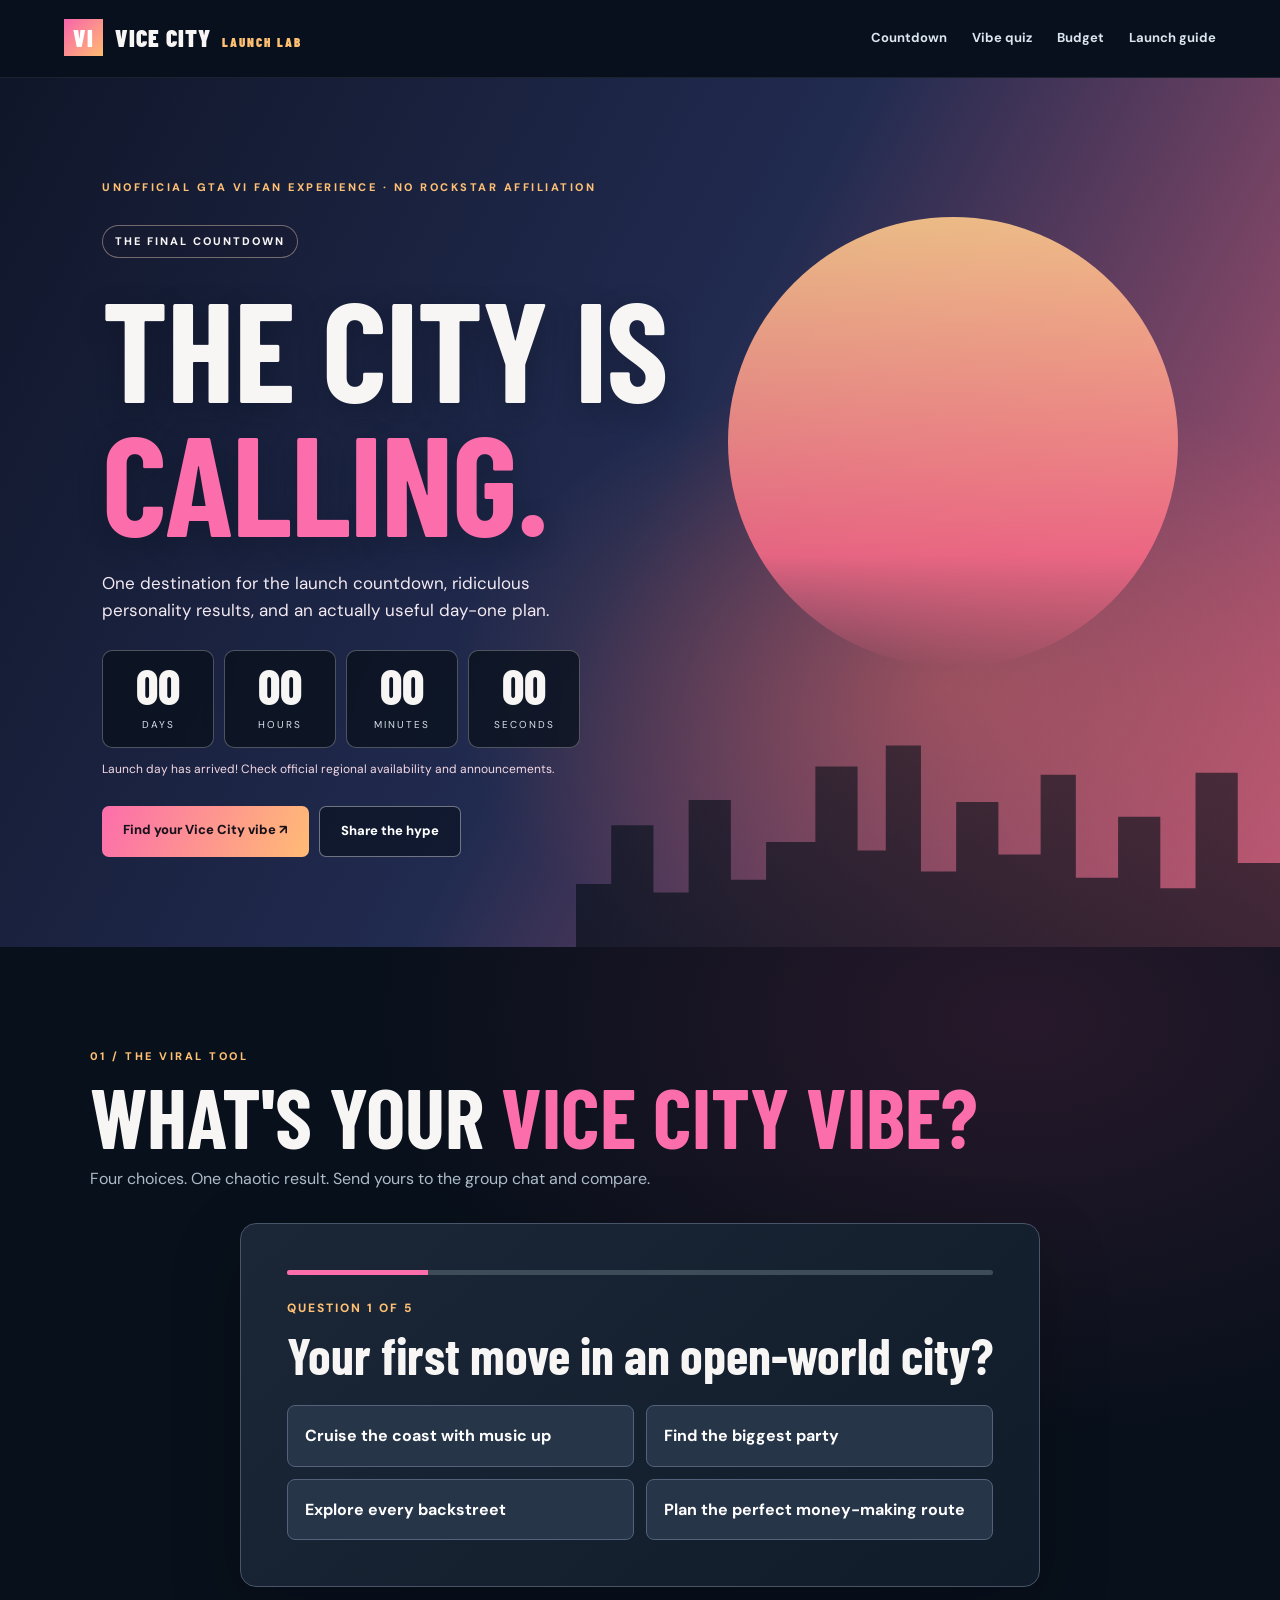
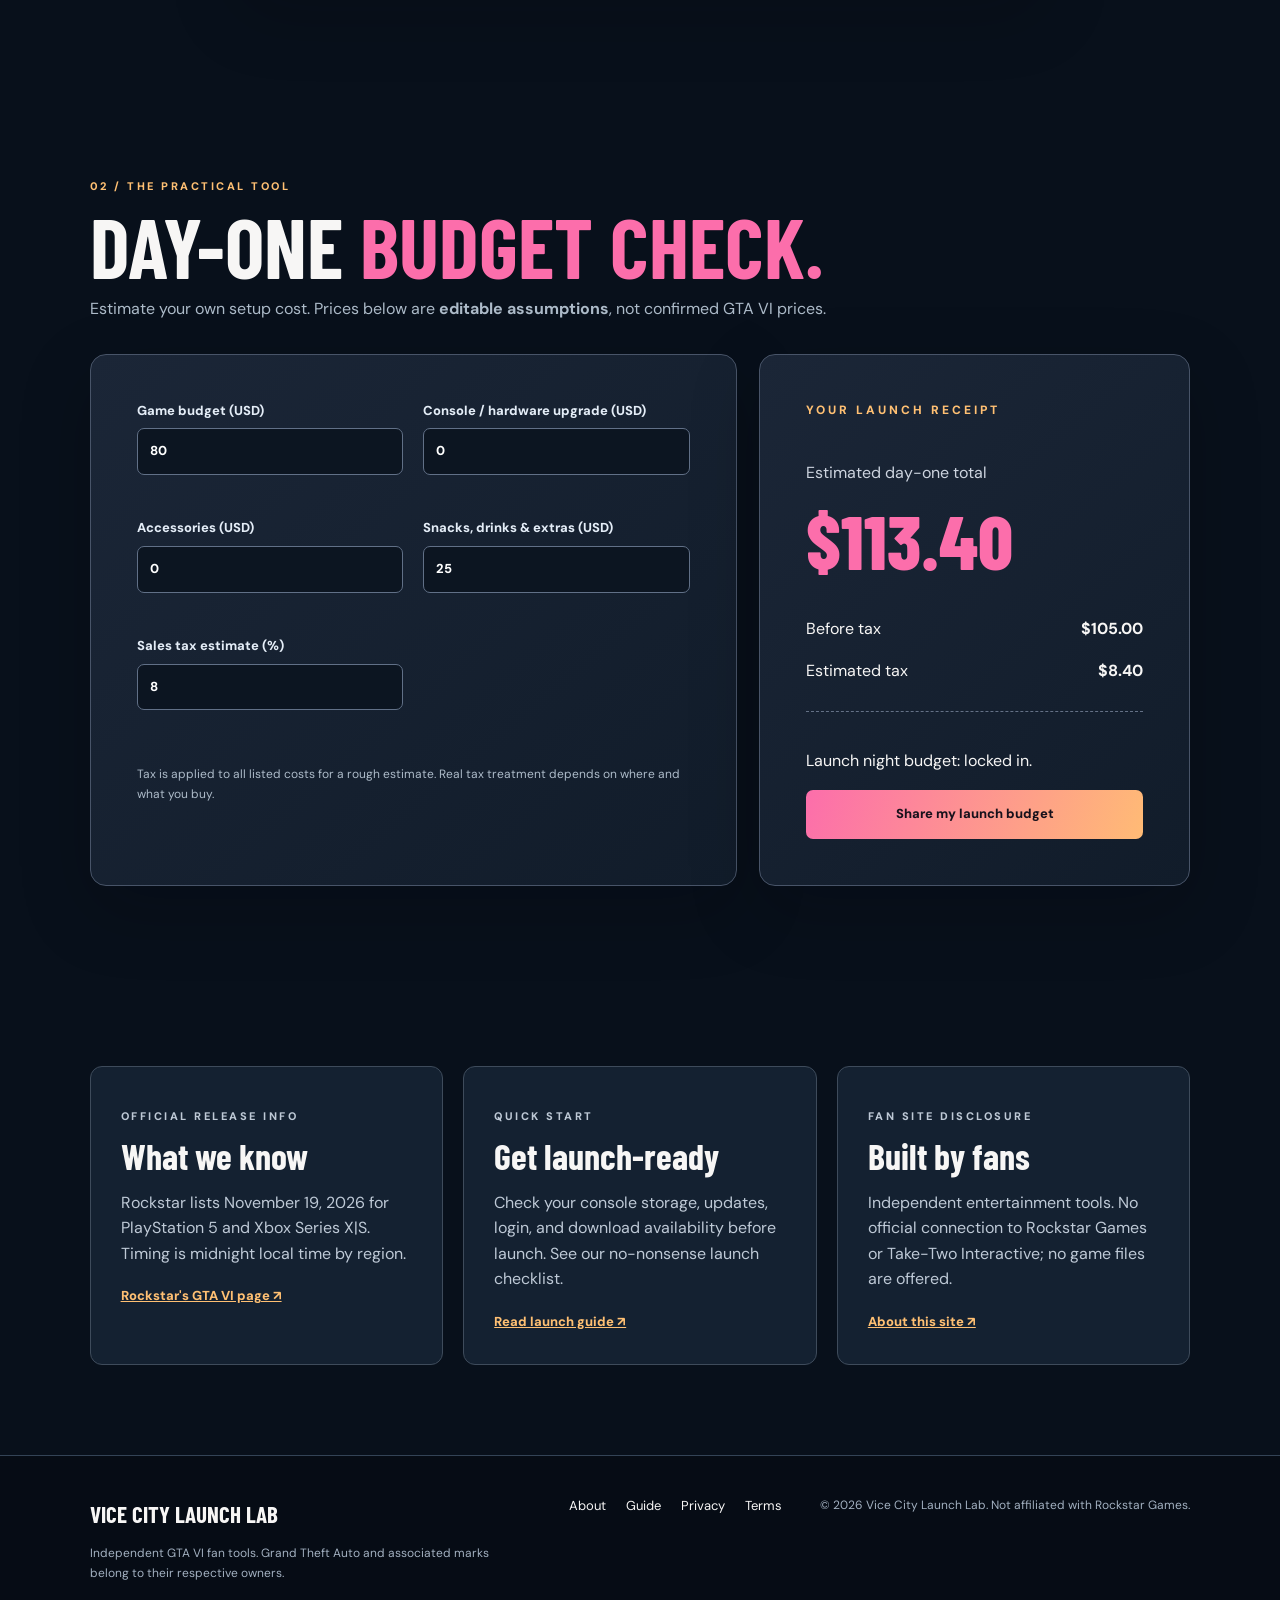
<file: index.html>
<!doctype html><html lang="en"><head><meta charset="utf-8"><meta name="viewport" content="width=device-width,initial-scale=1"><meta name="theme-color" content="#09111d"><meta name="description" content="Unofficial GTA VI fan hub: launch countdown, shareable Vice City vibe quiz, and day-one budget planner."><title>Vice City Launch Lab | GTA VI Fan Tools</title><link rel="stylesheet" href="style.css"><link rel="canonical" href="https://YOUR-USERNAME.github.io/vicecity-launch-hub/"></head><body>
<header class="topbar"><a href="index.html" class="logo"><span class="mark">VI</span> VICE CITY <em>LAUNCH LAB</em></a><nav aria-label="Main navigation"><a href="#countdown">Countdown</a><a href="#quiz">Vibe quiz</a><a href="#budget">Budget</a><a href="guide.html">Launch guide</a></nav></header>
<main><section class="hero" id="countdown"><div class="sun"></div><div class="hero-inner"><p class="eyebrow">UNOFFICIAL GTA VI FAN EXPERIENCE · NO ROCKSTAR AFFILIATION</p><span class="pill">THE FINAL COUNTDOWN</span><h1>THE CITY IS<br><span>CALLING.</span></h1><p class="lead">One destination for the launch countdown, ridiculous personality results, and an actually useful day-one plan.</p><div class="timer" role="timer" aria-label="Time until launch"><div><b id="days">--</b><small>DAYS</small></div><div><b id="hours">--</b><small>HOURS</small></div><div><b id="minutes">--</b><small>MINUTES</small></div><div><b id="seconds">--</b><small>SECONDS</small></div></div><p class="launch-note" id="launch-note">Scheduled launch: November 19, 2026 · Midnight local time · PS5 / Xbox Series X|S</p><div class="buttons"><a class="btn primary" href="#quiz">Find your Vice City vibe ↗</a><button class="btn ghost" id="share-site">Share the hype</button></div></div><div class="skyline" aria-hidden="true"></div></section>
<section class="section section-quiz" id="quiz"><div class="section-head"><p class="eyebrow">01 / THE VIRAL TOOL</p><h2>WHAT'S YOUR <span>VICE CITY VIBE?</span></h2><p>Four choices. One chaotic result. Send yours to the group chat and compare.</p></div><div class="panel"><div id="quiz-form"><div class="progress"><div id="progress-fill"></div></div><p class="step-label" id="step-label">QUESTION 1 OF 5</p><h3 id="question"></h3><div id="answers" class="answers"></div></div><div id="quiz-result" hidden><p class="eyebrow">YOUR UNOFFICIAL VICE CITY VIBE</p><div class="result-icon" id="result-icon"></div><h3 id="result-title"></h3><p id="result-desc"></p><p class="result-badge" id="result-tag"></p><div class="buttons"><button class="btn primary" id="share-result">Share my result</button><button class="btn ghost" id="restart">Retake quiz</button></div></div></div></section>
<section class="section budget-section" id="budget"><div class="section-head"><p class="eyebrow">02 / THE PRACTICAL TOOL</p><h2>DAY-ONE <span>BUDGET CHECK.</span></h2><p>Estimate your own setup cost. Prices below are <strong>editable assumptions</strong>, not confirmed GTA VI prices.</p></div><div class="budget-grid"><form class="panel budget-form" onsubmit="return false"><label>Game budget (USD)<input id="game-cost" type="number" min="0" max="5000" step="1" value="80"></label><label>Console / hardware upgrade (USD)<input id="hardware-cost" type="number" min="0" max="10000" step="1" value="0"></label><label>Accessories (USD)<input id="accessory-cost" type="number" min="0" max="5000" step="1" value="0"></label><label>Snacks, drinks & extras (USD)<input id="extra-cost" type="number" min="0" max="5000" step="1" value="25"></label><label>Sales tax estimate (%)<input id="tax-rate" type="number" min="0" max="30" step="0.1" value="8"></label><p class="muted tiny">Tax is applied to all listed costs for a rough estimate. Real tax treatment depends on where and what you buy.</p></form><div class="panel receipt"><span class="receipt-top">YOUR LAUNCH RECEIPT</span><p class="receipt-label">Estimated day-one total</p><div class="total" id="grand-total">$113.40</div><div class="receipt-line"><span>Before tax</span><strong id="subtotal">$105.00</strong></div><div class="receipt-line"><span>Estimated tax</span><strong id="tax">$8.40</strong></div><div class="receipt-divider"></div><p id="budget-tip">Ready to make it a launch night.</p><button class="btn primary wide" id="share-budget">Share my launch budget</button></div></div></section>
<section class="section info-section"><div class="info-grid"><article class="info-card"><p class="eyebrow">OFFICIAL RELEASE INFO</p><h3>What we know</h3><p>Rockstar lists November 19, 2026 for PlayStation 5 and Xbox Series X|S. Timing is midnight local time by region.</p><a href="https://www.rockstargames.com/VI" target="_blank" rel="noopener noreferrer">Rockstar's GTA VI page ↗</a></article><article class="info-card"><p class="eyebrow">QUICK START</p><h3>Get launch-ready</h3><p>Check your console storage, updates, login, and download availability before launch. See our no-nonsense launch checklist.</p><a href="guide.html">Read launch guide ↗</a></article><article class="info-card"><p class="eyebrow">FAN SITE DISCLOSURE</p><h3>Built by fans</h3><p>Independent entertainment tools. No official connection to Rockstar Games or Take-Two Interactive; no game files are offered.</p><a href="about.html">About this site ↗</a></article></div></section></main>
<footer><div><strong>VICE CITY LAUNCH LAB</strong><p>Independent GTA VI fan tools. Grand Theft Auto and associated marks belong to their respective owners.</p></div><div class="footer-links"><a href="about.html">About</a><a href="guide.html">Guide</a><a href="privacy.html">Privacy</a><a href="terms.html">Terms</a></div><small>© <span id="year"></span> Vice City Launch Lab. Not affiliated with Rockstar Games.</small></footer><script src="app.js" defer></script></body></html>
</file>
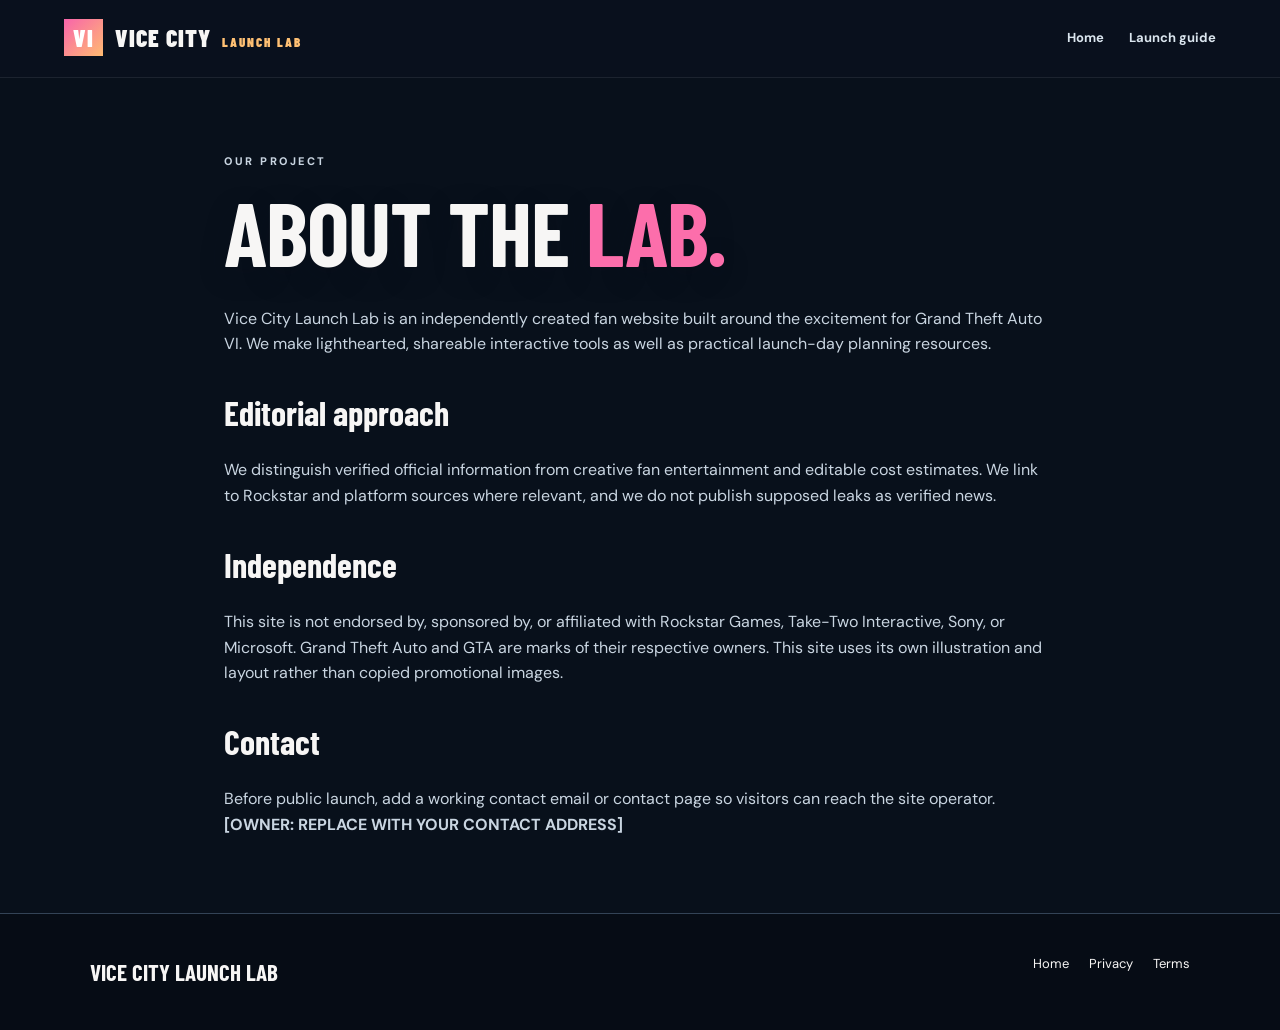
<file: about.html>
<!doctype html><html lang="en"><head><meta charset="utf-8"><meta name="viewport" content="width=device-width,initial-scale=1"><title>About | Vice City Launch Lab</title><link rel="stylesheet" href="style.css"></head><body><header class="topbar"><a class="logo" href="index.html"><span class="mark">VI</span> VICE CITY <em>LAUNCH LAB</em></a><nav><a href="index.html">Home</a><a href="guide.html">Launch guide</a></nav></header><main class="article"><p class="eyebrow">OUR PROJECT</p><h1>ABOUT THE <span>LAB.</span></h1><p>Vice City Launch Lab is an independently created fan website built around the excitement for Grand Theft Auto VI. We make lighthearted, shareable interactive tools as well as practical launch-day planning resources.</p><h2>Editorial approach</h2><p>We distinguish verified official information from creative fan entertainment and editable cost estimates. We link to Rockstar and platform sources where relevant, and we do not publish supposed leaks as verified news.</p><h2>Independence</h2><p>This site is not endorsed by, sponsored by, or affiliated with Rockstar Games, Take-Two Interactive, Sony, or Microsoft. Grand Theft Auto and GTA are marks of their respective owners. This site uses its own illustration and layout rather than copied promotional images.</p><h2>Contact</h2><p>Before public launch, add a working contact email or contact page so visitors can reach the site operator. <strong>[OWNER: REPLACE WITH YOUR CONTACT ADDRESS]</strong></p></main><footer><div><strong>VICE CITY LAUNCH LAB</strong></div><div class="footer-links"><a href="index.html">Home</a><a href="privacy.html">Privacy</a><a href="terms.html">Terms</a></div></footer></body></html>
</file>
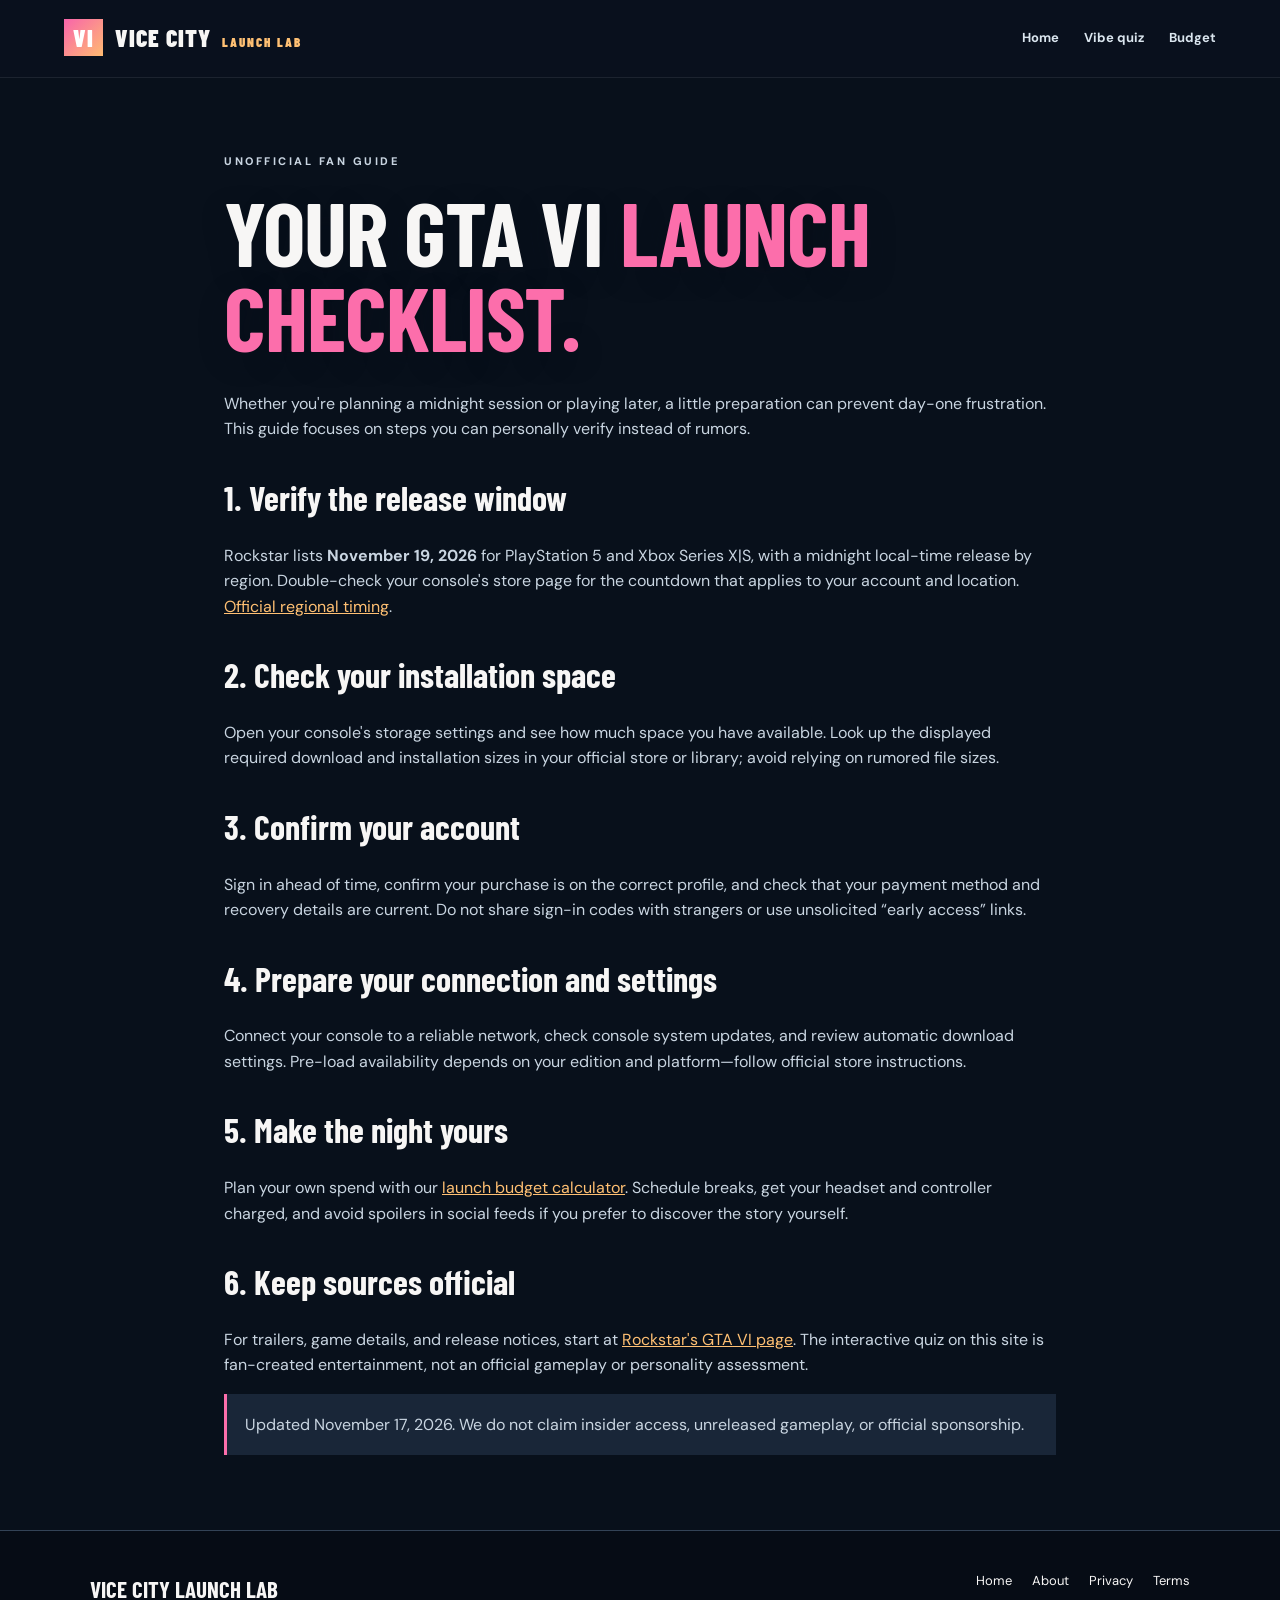
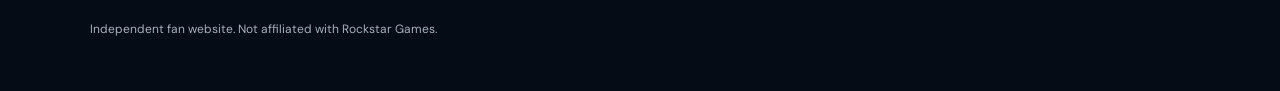
<file: guide.html>
<!doctype html><html lang="en"><head><meta charset="utf-8"><meta name="viewport" content="width=device-width,initial-scale=1"><meta name="description" content="GTA VI launch checklist: consoles, storage, account readiness, time zones, and planning your first night."><title>GTA VI Launch Day Checklist | Vice City Launch Lab</title><link rel="stylesheet" href="style.css"></head><body><header class="topbar"><a class="logo" href="index.html"><span class="mark">VI</span> VICE CITY <em>LAUNCH LAB</em></a><nav><a href="index.html">Home</a><a href="index.html#quiz">Vibe quiz</a><a href="index.html#budget">Budget</a></nav></header><main class="article"><p class="eyebrow">UNOFFICIAL FAN GUIDE</p><h1>YOUR GTA VI <span>LAUNCH CHECKLIST.</span></h1><p>Whether you're planning a midnight session or playing later, a little preparation can prevent day-one frustration. This guide focuses on steps you can personally verify instead of rumors.</p><h2>1. Verify the release window</h2><p>Rockstar lists <strong>November 19, 2026</strong> for PlayStation 5 and Xbox Series X|S, with a midnight local-time release by region. Double-check your console's store page for the countdown that applies to your account and location. <a href="https://support.rockstargames.com/articles/29jV3Cv2cCgvwM1XgtMO5o/grand-theft-auto-vi-regional-pre-load-and-release-times-on-playstation-5-and-xbox-series-x-or-s" target="_blank" rel="noopener">Official regional timing</a>.</p><h2>2. Check your installation space</h2><p>Open your console's storage settings and see how much space you have available. Look up the displayed required download and installation sizes in your official store or library; avoid relying on rumored file sizes.</p><h2>3. Confirm your account</h2><p>Sign in ahead of time, confirm your purchase is on the correct profile, and check that your payment method and recovery details are current. Do not share sign-in codes with strangers or use unsolicited “early access” links.</p><h2>4. Prepare your connection and settings</h2><p>Connect your console to a reliable network, check console system updates, and review automatic download settings. Pre-load availability depends on your edition and platform—follow official store instructions.</p><h2>5. Make the night yours</h2><p>Plan your own spend with our <a href="index.html#budget">launch budget calculator</a>. Schedule breaks, get your headset and controller charged, and avoid spoilers in social feeds if you prefer to discover the story yourself.</p><h2>6. Keep sources official</h2><p>For trailers, game details, and release notices, start at <a href="https://www.rockstargames.com/VI" target="_blank" rel="noopener">Rockstar's GTA VI page</a>. The interactive quiz on this site is fan-created entertainment, not an official gameplay or personality assessment.</p><p class="note">Updated November 17, 2026. We do not claim insider access, unreleased gameplay, or official sponsorship.</p></main><footer><div><strong>VICE CITY LAUNCH LAB</strong><p>Independent fan website. Not affiliated with Rockstar Games.</p></div><div class="footer-links"><a href="index.html">Home</a><a href="about.html">About</a><a href="privacy.html">Privacy</a><a href="terms.html">Terms</a></div></footer></body></html>
</file>
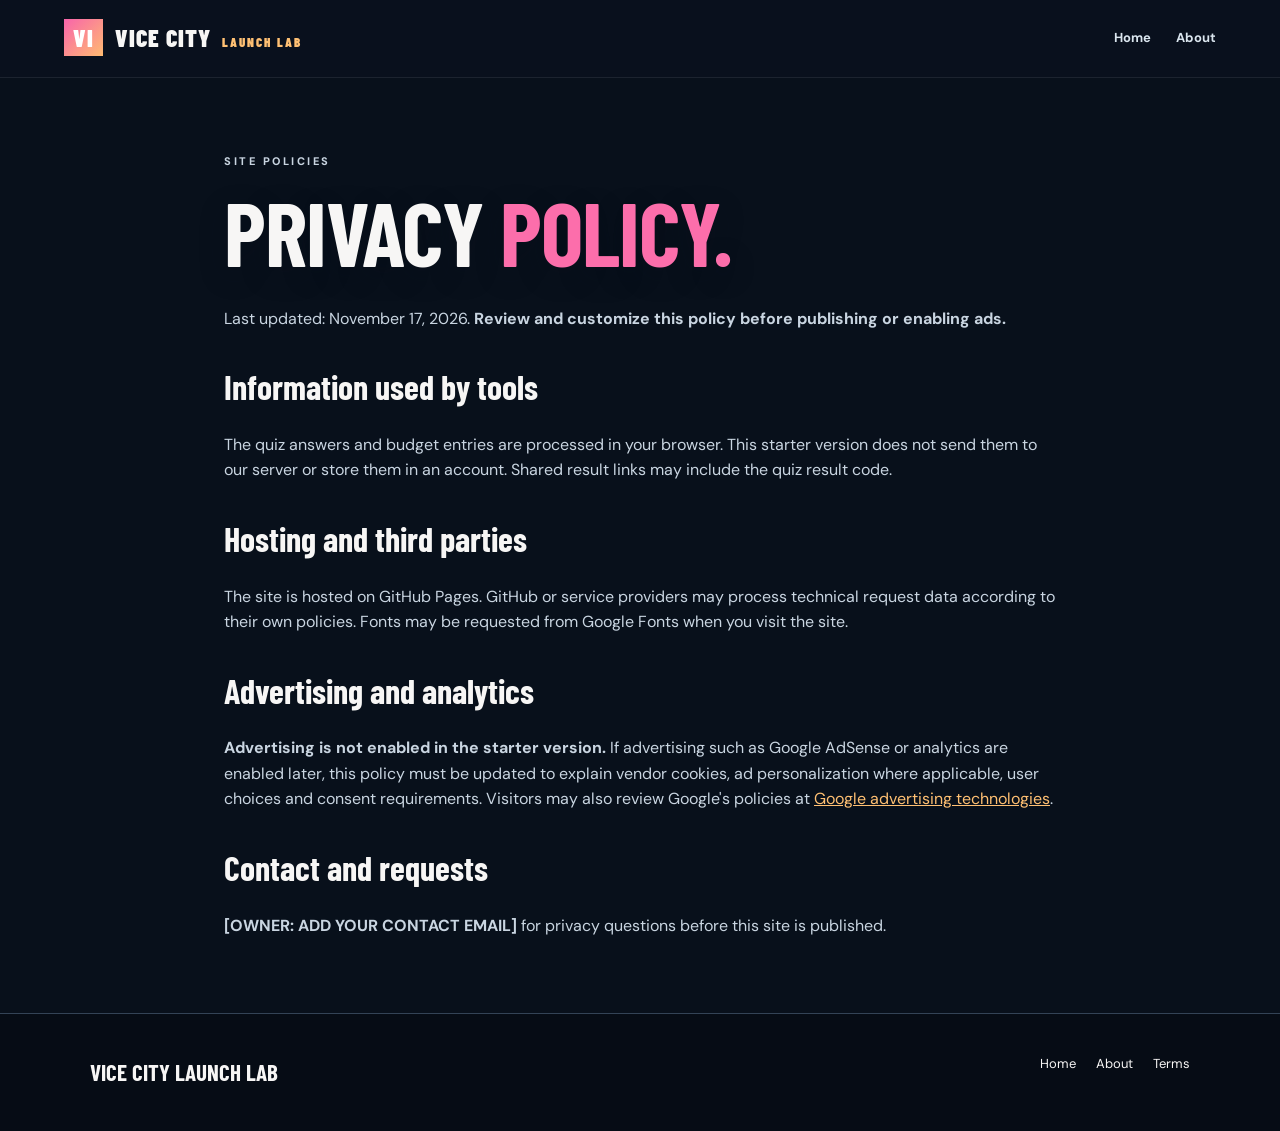
<file: privacy.html>
<!doctype html><html lang="en"><head><meta charset="utf-8"><meta name="viewport" content="width=device-width,initial-scale=1"><title>Privacy Policy | Vice City Launch Lab</title><link rel="stylesheet" href="style.css"></head><body><header class="topbar"><a class="logo" href="index.html"><span class="mark">VI</span> VICE CITY <em>LAUNCH LAB</em></a><nav><a href="index.html">Home</a><a href="about.html">About</a></nav></header><main class="article"><p class="eyebrow">SITE POLICIES</p><h1>PRIVACY <span>POLICY.</span></h1><p>Last updated: November 17, 2026. <strong>Review and customize this policy before publishing or enabling ads.</strong></p><h2>Information used by tools</h2><p>The quiz answers and budget entries are processed in your browser. This starter version does not send them to our server or store them in an account. Shared result links may include the quiz result code.</p><h2>Hosting and third parties</h2><p>The site is hosted on GitHub Pages. GitHub or service providers may process technical request data according to their own policies. Fonts may be requested from Google Fonts when you visit the site.</p><h2>Advertising and analytics</h2><p><strong>Advertising is not enabled in the starter version.</strong> If advertising such as Google AdSense or analytics are enabled later, this policy must be updated to explain vendor cookies, ad personalization where applicable, user choices and consent requirements. Visitors may also review Google's policies at <a href="https://policies.google.com/technologies/ads">Google advertising technologies</a>.</p><h2>Contact and requests</h2><p><strong>[OWNER: ADD YOUR CONTACT EMAIL]</strong> for privacy questions before this site is published.</p></main><footer><div><strong>VICE CITY LAUNCH LAB</strong></div><div class="footer-links"><a href="index.html">Home</a><a href="about.html">About</a><a href="terms.html">Terms</a></div></footer></body></html>
</file>
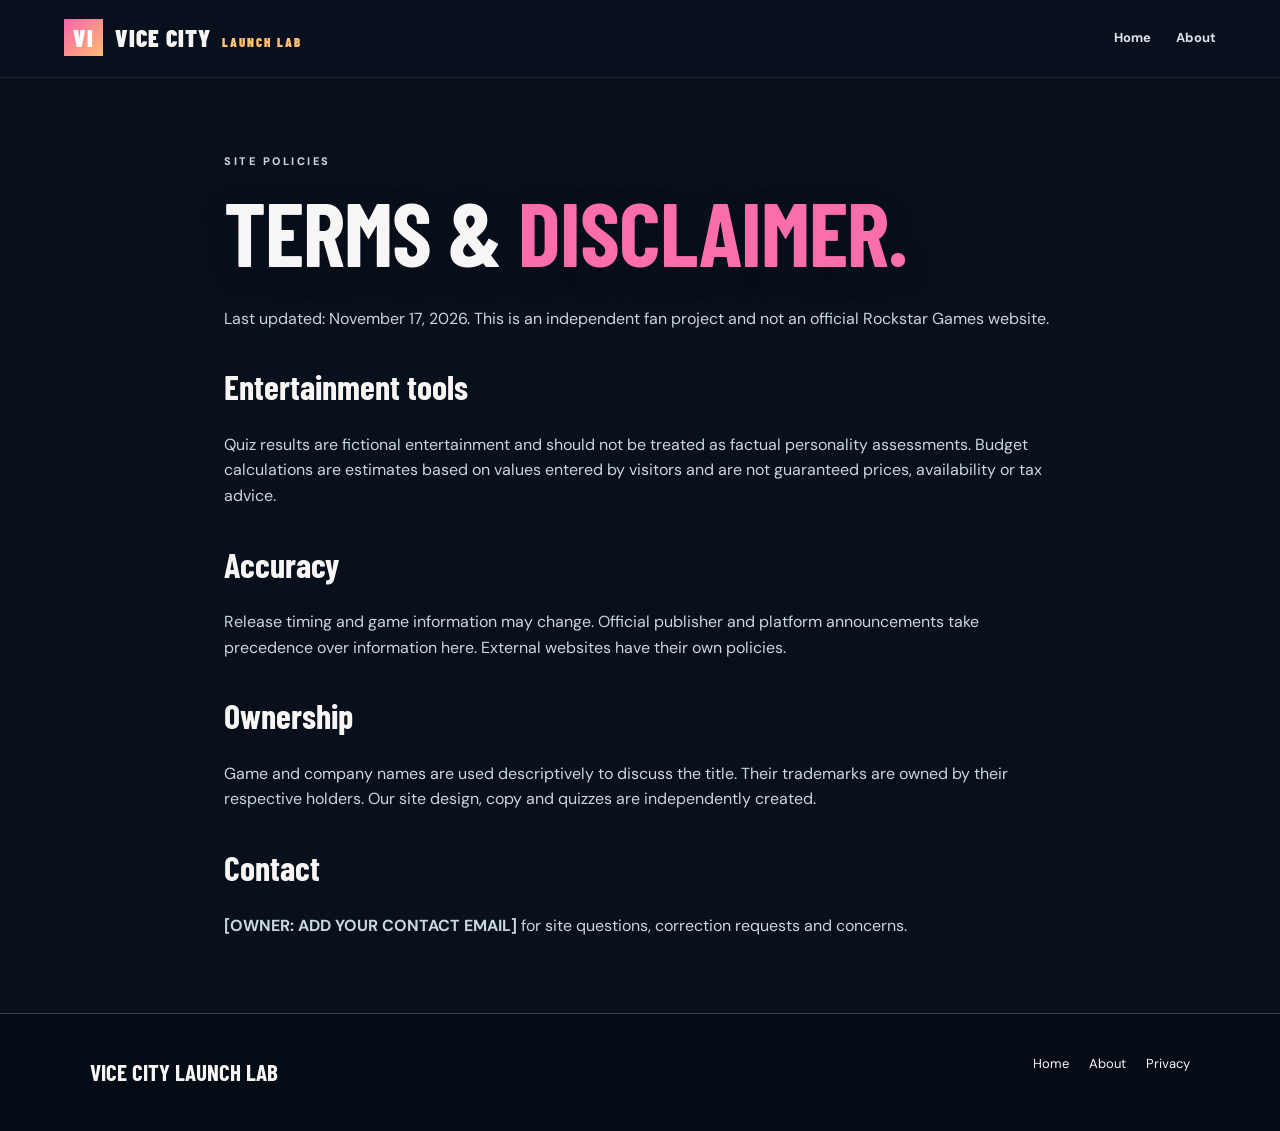
<file: terms.html>
<!doctype html><html lang="en"><head><meta charset="utf-8"><meta name="viewport" content="width=device-width,initial-scale=1"><title>Terms & Disclaimer | Vice City Launch Lab</title><link rel="stylesheet" href="style.css"></head><body><header class="topbar"><a class="logo" href="index.html"><span class="mark">VI</span> VICE CITY <em>LAUNCH LAB</em></a><nav><a href="index.html">Home</a><a href="about.html">About</a></nav></header><main class="article"><p class="eyebrow">SITE POLICIES</p><h1>TERMS & <span>DISCLAIMER.</span></h1><p>Last updated: November 17, 2026. This is an independent fan project and not an official Rockstar Games website.</p><h2>Entertainment tools</h2><p>Quiz results are fictional entertainment and should not be treated as factual personality assessments. Budget calculations are estimates based on values entered by visitors and are not guaranteed prices, availability or tax advice.</p><h2>Accuracy</h2><p>Release timing and game information may change. Official publisher and platform announcements take precedence over information here. External websites have their own policies.</p><h2>Ownership</h2><p>Game and company names are used descriptively to discuss the title. Their trademarks are owned by their respective holders. Our site design, copy and quizzes are independently created.</p><h2>Contact</h2><p><strong>[OWNER: ADD YOUR CONTACT EMAIL]</strong> for site questions, correction requests and concerns.</p></main><footer><div><strong>VICE CITY LAUNCH LAB</strong></div><div class="footer-links"><a href="index.html">Home</a><a href="about.html">About</a><a href="privacy.html">Privacy</a></div></footer></body></html>
</file>
<file: style.css>
@import url('https://fonts.googleapis.com/css2?family=Barlow+Condensed:wght@600;700;800;900&family=DM+Sans:wght@400;500;600;700;800&display=swap');
:root{--bg:#08101b;--card:#131e2c;--muted:#adbbc9;--line:#35445a;--pink:#fc6eab;--orange:#ffc073;--white:#f7f6f5}*{box-sizing:border-box}html{scroll-behavior:smooth}body{margin:0;background:var(--bg);color:var(--white);font:16px/1.6 'DM Sans',sans-serif}a{color:inherit}button,input{font:inherit}button{cursor:pointer}.topbar{height:78px;position:relative;z-index:4;background:#09111dee;display:flex;align-items:center;justify-content:space-between;padding:0 clamp(18px,5vw,80px);border-bottom:1px solid #ffffff14}.logo{font-family:'Barlow Condensed',sans-serif;font-size:24px;font-weight:900;letter-spacing:1px;text-decoration:none;white-space:nowrap}.logo em{font-size:13px;color:var(--orange);font-style:normal;margin-left:5px;letter-spacing:2px}.mark{color:#fff;background:linear-gradient(135deg,#f864ab,#ffbb71);padding:4px 9px;margin-right:6px}.topbar nav{display:flex;gap:25px}.topbar nav a{font-size:13px;font-weight:700;text-decoration:none;color:#dae5ee}.topbar nav a:hover,footer a:hover{color:var(--pink)}.hero{min-height:655px;position:relative;overflow:hidden;background:radial-gradient(ellipse at 74% 70%,#ff735b55 0%,transparent 37%),linear-gradient(118deg,#101629 0%,#212b50 50%,#bf5875 100%);display:flex;align-items:center;padding:90px clamp(22px,8vw,140px)}.hero-inner{max-width:820px;z-index:2}.eyebrow{font-size:11px;color:var(--orange);font-weight:800;letter-spacing:2.5px}.pill{display:inline-block;border:1px solid #ffe2c966;padding:7px 12px;border-radius:22px;font-size:11px;font-weight:800;letter-spacing:2px;margin-top:17px;background:#181b32aa}h1,h2,h3{font-family:'Barlow Condensed',sans-serif;line-height:.95}h1{font-size:clamp(68px,11vw,160px);margin:22px 0;text-shadow:0 8px 28px #08101b55;letter-spacing:-1px}h1 span,h2 span{color:var(--pink)}.lead{font-size:17px;max-width:520px;color:#f3eaf2}.sun{position:absolute;width:450px;height:450px;right:8%;top:16%;border-radius:50%;background:linear-gradient(180deg,#ffca8c,#f56a87 75%,transparent);filter:blur(.5px);opacity:.9}.skyline{position:absolute;bottom:-4px;right:0;width:55%;height:210px;opacity:.7;background:linear-gradient(to top,#07101a,#07101ad9);clip-path:polygon(0 100%,0 68%,5% 68%,5% 40%,11% 40%,11% 72%,16% 72%,16% 28%,22% 28%,22% 66%,27% 66%,27% 48%,34% 48%,34% 12%,40% 12%,40% 52%,44% 52%,44% 2%,49% 2%,49% 62%,54% 62%,54% 29%,60% 29%,60% 54%,66% 54%,66% 16%,71% 16%,71% 65%,77% 65%,77% 36%,83% 36%,83% 70%,88% 70%,88% 15%,94% 15%,94% 58%,100% 58%,100% 100%)}.timer{display:flex;gap:10px;margin:26px 0 10px}.timer>div{width:112px;padding:12px 8px;background:#09111dc7;border:1px solid #fff4;border-radius:10px;text-align:center;backdrop-filter:blur(5px)}.timer b{display:block;font:800 49px/.95 'Barlow Condensed',sans-serif}.timer small{font-size:10px;letter-spacing:2px;color:#dae3eb}.launch-note{font-size:12px;color:#f4d9e4}.buttons{display:flex;gap:10px;flex-wrap:wrap;margin-top:27px}.btn{display:inline-block;border-radius:7px;padding:14px 21px;border:1px solid #ffffff66;text-decoration:none;font-weight:800;font-size:13px;transition:transform .2s,filter .2s}.btn:hover{transform:translateY(-2px);filter:brightness(1.1)}.btn.primary{background:linear-gradient(110deg,#fc6eab,#ffbb75);color:#17111b;border:0}.btn.ghost{background:#08101b99;color:#fff}.section{padding:90px clamp(20px,7vw,115px);max-width:1450px;margin:auto}.section-head{margin-bottom:32px}.section-head h2{font-size:clamp(48px,6.5vw,90px);margin:10px 0}.section-head p:last-child{color:var(--muted);margin-top:8px}.section-quiz{background:radial-gradient(ellipse at 80% 10%,#a33b6a33,transparent 45%)}.panel{background:linear-gradient(140deg,#1b2637,#111c2a);border:1px solid #485468;border-radius:16px;padding:clamp(24px,4vw,46px);box-shadow:0 24px 70px #02060a35}.section-quiz .panel{max-width:800px;margin:auto;min-height:360px}.progress{height:5px;background:#3e4c5a;border-radius:10px;overflow:hidden}.progress div{height:100%;background:var(--pink);width:20%;transition:width .3s}.step-label{font-size:12px;color:var(--orange);font-weight:800;letter-spacing:2px;margin-top:24px}.panel h3{font-size:clamp(34px,4vw,56px);margin:12px 0 26px}.answers{display:grid;grid-template-columns:1fr 1fr;gap:12px}.answer{background:#273549;border:1px solid #53627a;border-radius:8px;padding:17px;text-align:left;color:white;font-weight:700}.answer:hover,.answer:focus{background:#49394e;border-color:var(--pink)}#quiz-result{text-align:center}.result-icon{font-size:56px}#result-desc{max-width:500px;margin:auto;color:var(--muted)}.result-badge{display:inline-block;color:var(--orange);border:1px solid #ad8b57;border-radius:20px;padding:6px 15px;font-size:12px;font-weight:800;letter-spacing:1px}#quiz-result .buttons{justify-content:center}.budget-grid{display:grid;grid-template-columns:1.2fr .8fr;gap:22px}.budget-form{display:grid;grid-template-columns:1fr 1fr;gap:20px}.budget-form label{display:flex;flex-direction:column;gap:7px;color:#e4edf7;font-size:13px;font-weight:800}.budget-form input{width:100%;background:#0c1521;border:1px solid #617087;border-radius:7px;padding:12px;color:white}.budget-form input:focus{outline:2px solid var(--pink)}.muted{color:var(--muted)}.tiny{font-size:12px;grid-column:1/-1}.receipt{display:flex;flex-direction:column}.receipt-top{letter-spacing:3px;color:var(--orange);font-weight:800;font-size:12px}.receipt-label{color:#cdd4df;margin-top:40px}.total{font:800 clamp(54px,6vw,90px)/1 'Barlow Condensed',sans-serif;color:var(--pink);margin-bottom:30px}.receipt-line{display:flex;justify-content:space-between;gap:12px;margin:8px 0}.receipt-divider{border-top:1px dashed #647186;margin:20px 0}.receipt .btn{margin-top:auto;text-align:center}.info-grid{display:grid;grid-template-columns:repeat(3,1fr);gap:20px}.info-card{padding:30px;border:1px solid #3e4b5b;border-radius:12px;background:#142131}.info-card h3{font-size:36px;margin:14px 0}.info-card p{color:#bec9d6}.info-card a{color:var(--orange);font-weight:800;font-size:13px}footer{border-top:1px solid #334356;background:#060c15;padding:40px clamp(20px,7vw,115px);display:flex;align-items:start;justify-content:space-between;gap:30px;flex-wrap:wrap}footer strong{font-family:'Barlow Condensed';font-size:23px}footer p,footer small{font-size:12px;color:#a2b0c0;max-width:440px}.footer-links{display:flex;gap:20px;flex-wrap:wrap}.footer-links a{font-size:13px;text-decoration:none}.article{max-width:880px;margin:75px auto;padding:0 24px;min-height:55vh}.article h1{font-size:clamp(55px,7vw,90px);margin:18px 0 32px}.article h2{font-size:34px;margin-top:40px}.article p,.article li{color:#c9d5e1}.article a{color:var(--orange)}.article ul{padding-left:22px}.article .note{padding:18px;border-left:3px solid var(--pink);background:#192638}.wide{width:100%} [hidden]{display:none!important}@media(max-width:800px){.topbar{height:auto;padding:16px 18px;display:block}.topbar nav{overflow:auto;gap:20px;padding-top:10px}.topbar nav a{white-space:nowrap}.hero{min-height:620px;padding:70px 20px}.sun{right:-160px;top:170px;width:380px;height:380px}.hero-inner{z-index:2}.skyline{width:88%;height:150px}.timer>div{width:75px}.timer b{font-size:36px}.timer small{letter-spacing:1px;font-size:9px}.budget-grid,.info-grid{grid-template-columns:1fr}.section{padding:65px 18px}.answers{grid-template-columns:1fr}.budget-form{grid-template-columns:1fr}.article{margin-top:50px}.footer-links{gap:14px}}@media(prefers-reduced-motion:reduce){html{scroll-behavior:auto}.btn{transition:none}}
</file>
